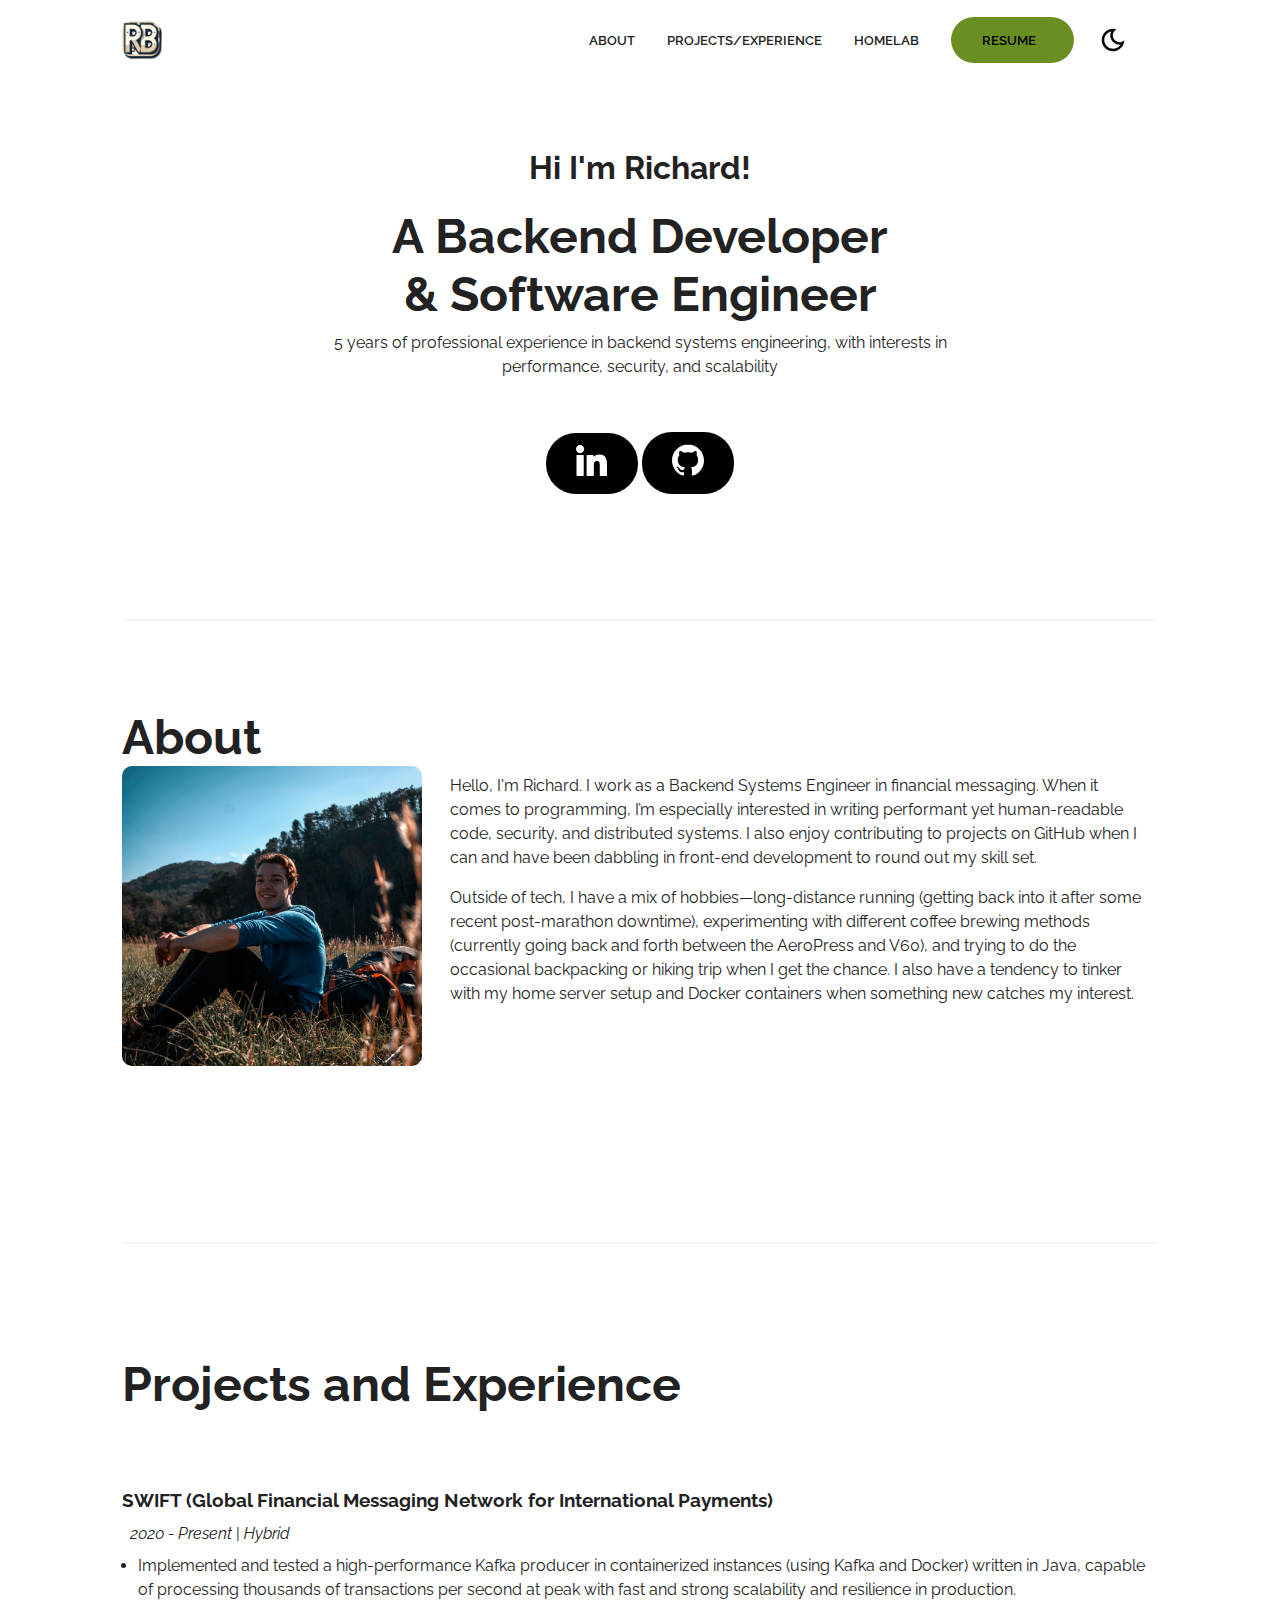
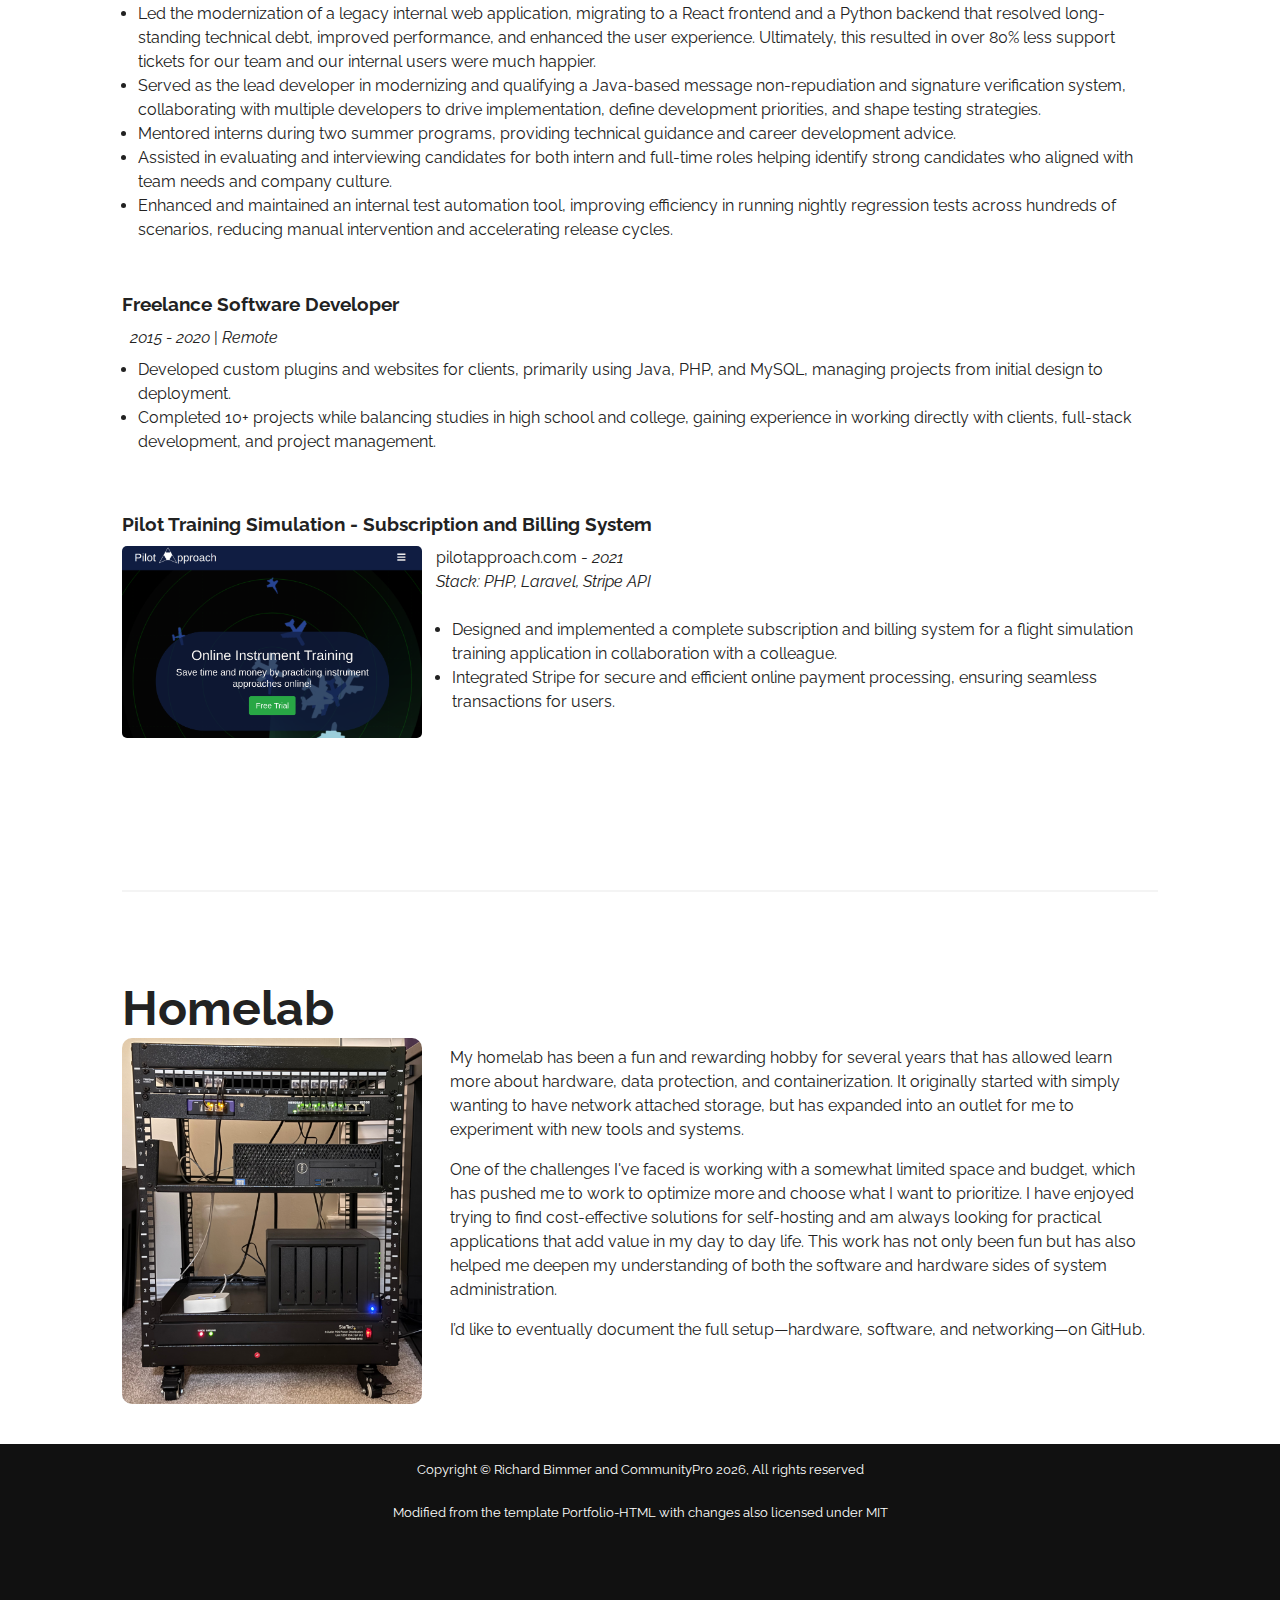
<file: index.html>
<!DOCTYPE html>
<html lang="en">
  <head>
    <meta charset="UTF-8" />
    <meta http-equiv="X-UA-Compatible" content="IE=edge" />
    <meta name="viewport" content="width=device-width, initial-scale=1.0" />
    <!-- Primary Meta Tags -->
    <title>Richard Bimmer</title>
    <meta name="title" content="Richard Bimmer" />
    <meta
      name="description"
      content="I'm a software developer with an interest in backend systems, distributed architecture, and modern web technologies. Check out my projects and experience here!"
    />

    <!-- Open Graph (OG) meta tags -->
    <meta property="og:type" content="website" />
    <meta property="og:url" content="https://www.richardbimmer.com" />
    <meta property="og:title" content="Richard Bimmer" />
    <meta property="og:description" content="I'm a software developer with an interest in backend systems, distributed architecture, and modern web technologies. Check out my projects and experience here!" />
    <!--<meta property="og:image" content="TODO" />-->

    <!-- Twitter meta tags -->
    <meta property="twitter:card" content="summary_large_image" />
    <meta property="twitter:url" content="https://www.richardbimmer.com" />
    <meta property="twitter:title" content="Richard Bimmer - Software Developer" />
    <meta property="twitter:description" content="I'm a software developer with an interest in backend systems, distributed architecture, and modern web technologies. Check out my projects and experience here!" />
    <!--<meta property="twitter:image" content="TODO" />-->


    <!-- Link -->
    <link
      rel="apple-touch-icon"
      sizes="180x180"
      href="assets/favicon/apple-touch-icon.png"
    />
    <link
      rel="icon"
      type="image/png"
      sizes="16x16"
      href="/assets/favicon/favicon-16x16.png"
    />
    <link
      rel="icon"
      type="image/png"
      sizes="32x32"
      href="assets/favicon/favicon-32x32.png"
    />
    <link
      rel="icon"
      type="image/png"
      sizes="192x192"
      href="assets/favicon/android-chrome-192x192.png"
    />
    <link
      rel="icon"
      type="image/png"
      sizes="512x512"
      href="assets/favicon/android-chrome-512x512.png"
    />
    <link rel="icon" type="image/x-icon" href="assets/favicon/favicon.ico" />
    <link rel="manifest" href="assets/favicon/site.webmanifest" />
    <link
      rel="stylesheet"
      href="https://use.fontawesome.com/releases/v5.15.4/css/all.css"
      integrity="sha384-DyZ88mC6Up2uqS4h/KRgHuoeGwBcD4Ng9SiP4dIRy0EXTlnuz47vAwmeGwVChigm"
      crossorigin="anonymous"
    />
    <link rel="stylesheet" href="css/style.css" />
    <link rel="stylesheet" href="css/utilities.css" />
  </head>
  <body>
    <header id="hero">
      <!-- Navbar -->
      <nav class="navbar">
        <div class="container">
          <!-- Logo -->
          <h1 id="logo">
            <a href="https://github.com/CommunityPro/portfolio-html"
              ><img src="./assets/logo.png" alt="Your Logo"
            /></a>
          </h1>
          <!-- Navbar links -->
          <ul class="nav-menu">
            <li><a class="nav-link" href="#about">ABOUT</a></li>
            <li><a class="nav-link" href="#projects">PROJECTS/EXPERIENCE</a></li>
            <li><a class="nav-link" href="#homelab">HOMELAB</a></li>
            <li>
              <a
                class="nav-link btn btn-primary"
                href="/assets/richardbimmer_resume_2025.pdf"
                >RESUME <i class="fas fa-arrow-right"></i
              ></a>
            </li>

            <!-- Toggle switch -->
            <div class="theme-switch">
              <input type="checkbox" id="switch" />
              <label class="toggle-icons" for="switch">
                <img class="moon" src="assets/moon.svg" />
                <img class="sun" src="assets/sun.svg" />
              </label>
            </div>
            <!-- Hamburger menu -->
          </ul>
          <div class="hamburger">
            <span class="bar"></span>
            <span class="bar"></span>
            <span class="bar"></span>
          </div>
        </div>
      </nav>

      <section class="header-container">
        <h1>Hi I'm Richard!</h1>

        <div class="content-text">
		<h2>A Backend Developer</h2> <h2>& Software Engineer</h2>
        <p>5 years of professional experience in backend systems engineering, with interests in performance, security, and scalability</p>
        </div>
        <div class="social-container">
          <a href="https://www.linkedin.com/in/richardbimmer" target="_blank" class="btn btn-secondary"><img src="./assets/linkedin-icon.svg" alt="Linkedin" /></a>
          <a href="https://github.com/RichardB122" target="_blank" class="btn btn-secondary"><img src="./assets/github-icon.svg" alt="GitHub" /></a>
        </div>
      </section>
    </header>

    <!-- About -->
    <section id="about" class="container left-aligned-container">
      <div class="division"></div>
      <div class="content-text">
      	<h2>About</h2>
      	<div class="about-container">
          <img src="assets/about_picture.jpg" alt="About Image" class="about-image" />
          <div class="about-text">
            <p>Hello, I'm Richard. I work as a Backend Systems Engineer in financial messaging. When it comes to programming, I’m especially interested in writing performant yet human-readable code, security, and distributed systems. I also enjoy contributing to projects on GitHub when I can and have been dabbling in front-end development to round out my skill set.</p>
            <p>Outside of tech, I have a mix of hobbies—long-distance running (getting back into it after some recent post-marathon downtime), experimenting with different coffee brewing methods (currently going back and forth between the AeroPress and V60), and trying to do the occasional backpacking or hiking trip when I get the chance. I also have a tendency to tinker with my home server setup and Docker containers when something new catches my interest.</p>
          </div>
        </div>
      </div>
    </section>


    <!-- Projects -->
    <section id="projects" class="project-container container left-aligned-container">
      <div class="division"></div>
      <div class="content-text">
        <h2>Projects and Experience</h2>
      </div>

      <br />
      <div class="content-text">
        <h3><a href="https://www.swift.com" target="_blank" rel="noopener noreferrer">SWIFT (Global Financial Messaging Network for International Payments)</a></h3>
        <p><i>2020 - Present</i> | <i>Hybrid</i></p>
        <div class="bullet-list">
          <ul>
            <li>Implemented and tested a high-performance Kafka producer in containerized instances (using Kafka and Docker) written in Java, capable of processing thousands of transactions per second at peak with fast and strong scalability and resilience in production.</li>
            <li>Led the modernization of a legacy internal web application, migrating to a React frontend and a Python backend that resolved long-standing technical debt, improved performance, and enhanced the user experience. Ultimately, this resulted in over 80% less support tickets for our team and our internal users were much happier.</li>
            <li>Served as the lead developer in modernizing and qualifying a Java-based message non-repudiation and signature verification system, collaborating with multiple developers to drive implementation, define development priorities, and shape testing strategies.</li>
            <li>Mentored interns during two summer programs, providing technical guidance and career development advice.</li>
            <li>Assisted in evaluating and interviewing candidates for both intern and full-time roles helping identify strong candidates who aligned with team needs and company culture.</li>
            <li>Enhanced and maintained an internal test automation tool, improving efficiency in running nightly regression tests across hundreds of scenarios, reducing manual intervention and accelerating release cycles.</li>
          </ul>
        </div>
      </div>
      <div class="content-text">
        <h3>Freelance Software Developer</h3>
        <p><i>2015 - 2020</i> | <i>Remote</i></p>
        <div class="bullet-list">
          <ul>
            <li>Developed custom plugins and websites for clients, primarily using Java, PHP, and MySQL, managing projects from initial design to deployment.</li>
            <li>Completed 10+ projects while balancing studies in high school and college, gaining experience in working directly with clients, full-stack development, and project management.</li>
          </ul>
        </div>
      </div>
      <div id="project-list">
        <h3>Pilot Training Simulation - Subscription and Billing System</h3>
        <article class="project">
          <!-- Project 1 -->
          <div href="https://www.pilotapproach.com" class="card">
            <div class="project-info">
              <div class="project-bio">
              </div>

              <div class="project-link">
                <a href="https://www.pilotapproach.com/" target="_blank" rel="noopener noreferrer"><i class="fas fa-globe"></i></a>
              </div>
            </div>
          </div>
          <div>
              <p><a href="https://www.pilotapproach.com/" target="_blank" rel="noopener noreferrer">pilotapproach.com</a> - <i>2021</i></p>
          <p><i>Stack: PHP, Laravel, Stripe API</i></p><br />
              <div class="bullet-list">
                <ul>
                  <li>Designed and implemented a complete subscription and billing system for a flight simulation training application in collaboration with a colleague.</li>
                  <li>Integrated Stripe for secure and efficient online payment processing, ensuring seamless transactions for users.</li>
                </ul>
            <br />
              </div>
          </div>
        </article>
      </div>
    </section>

    <!-- Homelab -->
    <section id="homelab" class="container left-aligned-container">
      <div class="division"></div>
      <div class="content-text">
        <h2>Homelab</h2>
        <div class="homelab-container">
          <img src="assets/homelab_feb2025.jpeg" alt="Image of homelab rack as of 2025" class="homelab-image" />
          <div class="homelab-text">
            <p>My homelab has been a fun and rewarding hobby for several years that has allowed learn more about hardware, data protection, and containerization. It originally  started with simply wanting to have network attached storage, but has expanded into an outlet for me to experiment with new tools and systems.</p>
            <p>One of the challenges I've faced is working with a somewhat limited space and budget, which has pushed me to work to optimize more and choose what I want to prioritize. I have enjoyed trying to find cost-effective solutions for self-hosting and am always looking for practical applications that add value in my day to day life. This work has not only been fun but has also helped me deepen my understanding of both the software and hardware sides of system administration.</p>
            <p>I’d like to eventually document the full setup—hardware, software, and networking—on GitHub.</p>
          </div>
      </div>
    </section>

    <footer id="footer">
      <div class="container">
        <!-- Attribution -->
	<p>Copyright &copy; Richard Bimmer and 
	  <a href="https://github.com/CommunityPro" target="_blank" rel="noopener noreferrer">CommunityPro</a>
	  <span id="datee"></span>, All rights reserved
	</p>
	<br />
        <p>Modified from the template
          <a
            href="https://github.com/CommunityPro/portfolio-html"
            target="_blank"
            rel="noopener noreferrer"
	    >Portfolio-HTML</a> with changes also licensed under MIT
	</p>
      </div>
    </footer>
    <script src="js/script.js"></script>
  </body>
</html>
</file>
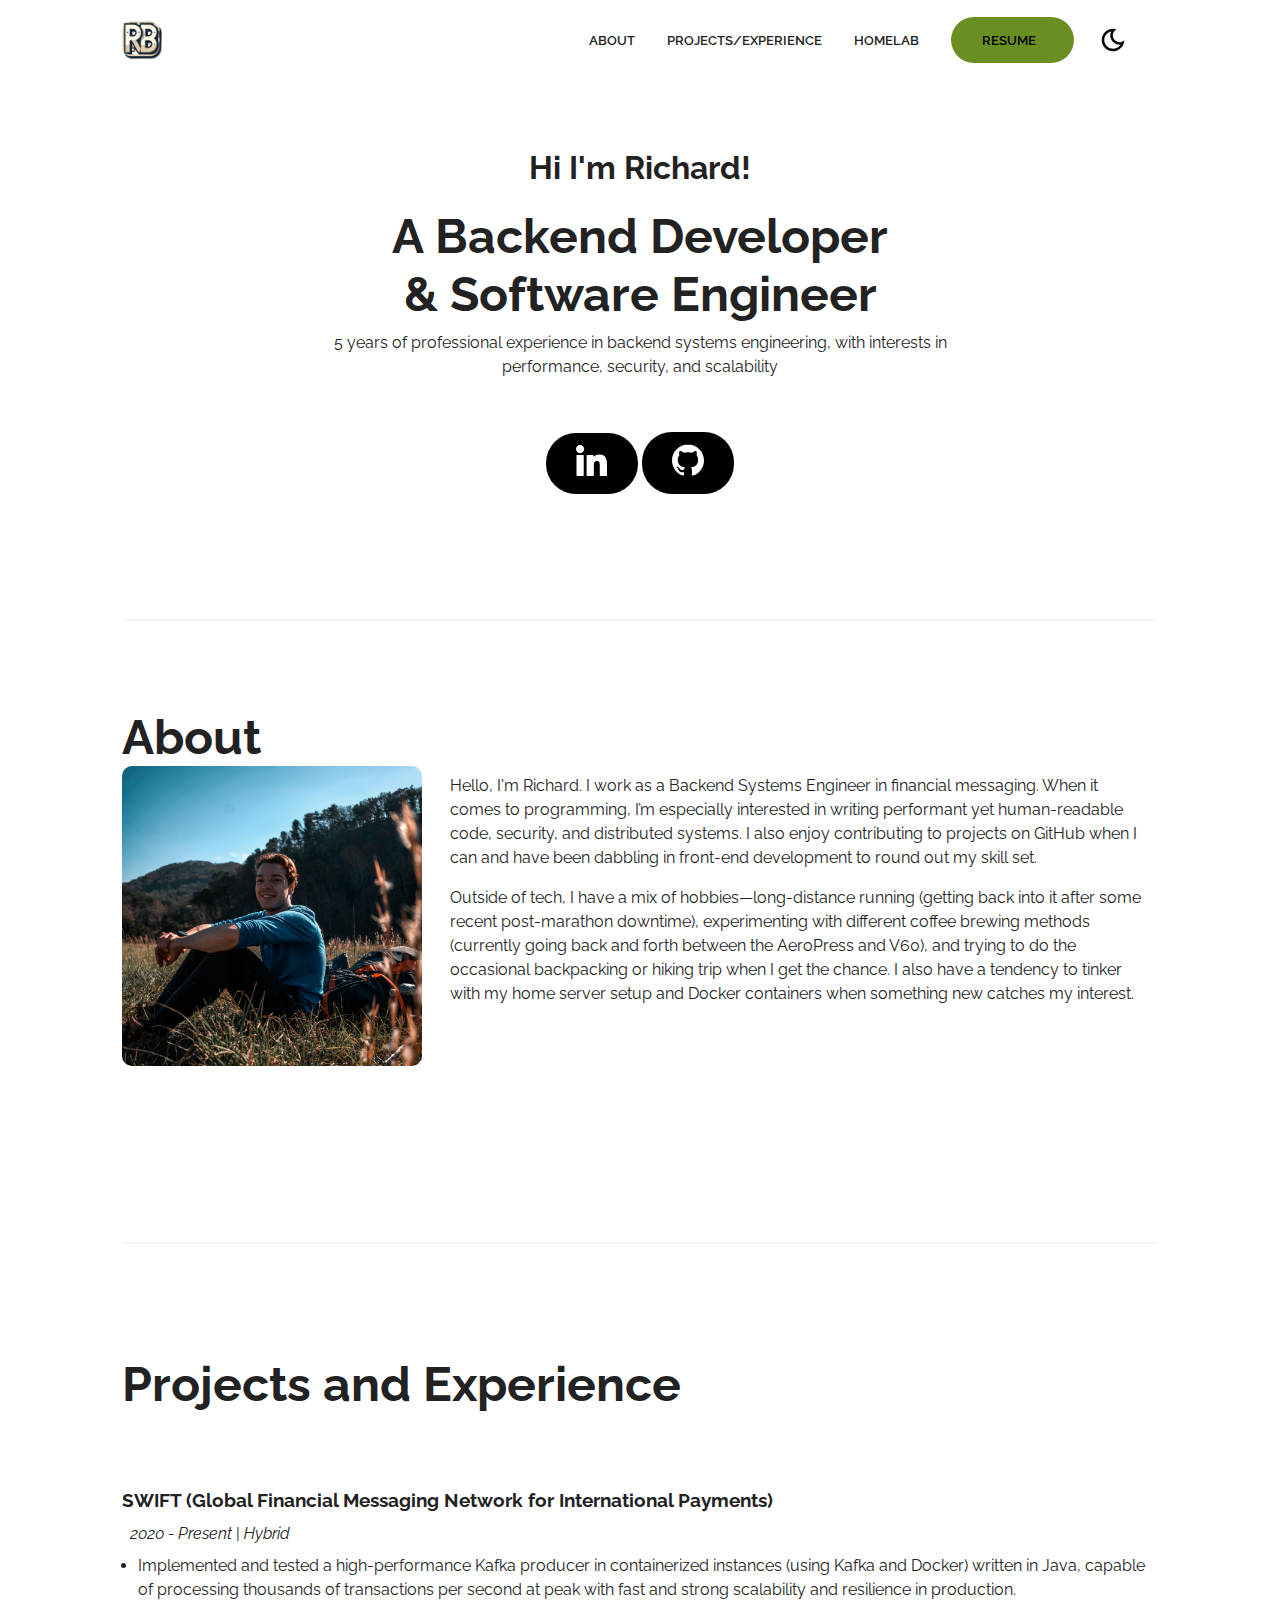
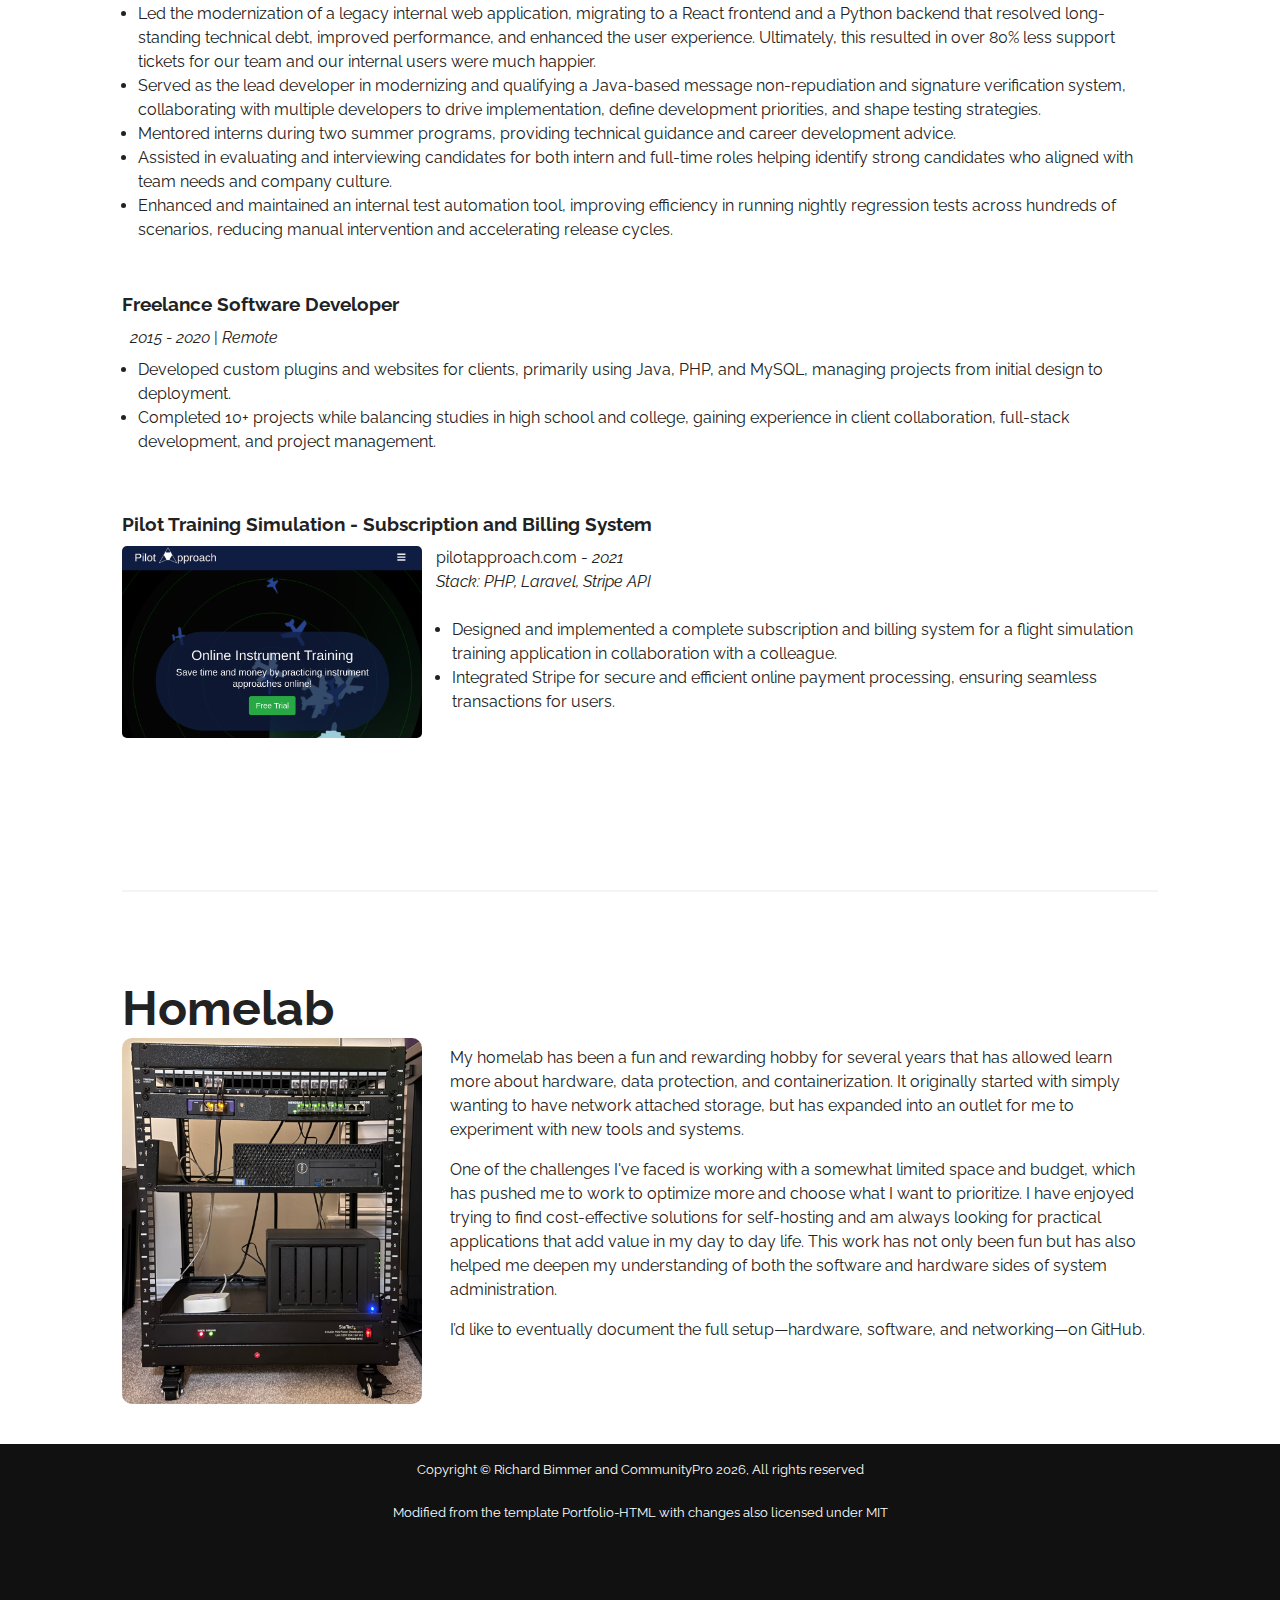
<file: src/index.html>
<!DOCTYPE html>
<html lang="en">
  <head>
    <meta charset="UTF-8" />
    <meta http-equiv="X-UA-Compatible" content="IE=edge" />
    <meta name="viewport" content="width=device-width, initial-scale=1.0" />
    <!-- Primary Meta Tags -->
    <title>Richard Bimmer</title>
    <meta name="title" content="Richard Bimmer" />
    <meta
      name="description"
      content="I'm a software developer with an interest in backend systems, distributed architecture, and modern web technologies. Check out my projects and experience here!"
    />

    <!-- Open Graph (OG) meta tags -->
    <meta property="og:type" content="website" />
    <meta property="og:url" content="https://www.richardbimmer.com" />
    <meta property="og:title" content="Richard Bimmer" />
    <meta property="og:description" content="I'm a software developer with an interest in backend systems, distributed architecture, and modern web technologies. Check out my projects and experience here!" />
    <!--<meta property="og:image" content="TODO" />-->

    <!-- Twitter meta tags -->
    <meta property="twitter:card" content="summary_large_image" />
    <meta property="twitter:url" content="https://www.richardbimmer.com" />
    <meta property="twitter:title" content="Richard Bimmer - Software Developer" />
    <meta property="twitter:description" content="I'm a software developer with an interest in backend systems, distributed architecture, and modern web technologies. Check out my projects and experience here!" />
    <!--<meta property="twitter:image" content="TODO" />-->


    <!-- Link -->
    <link
      rel="apple-touch-icon"
      sizes="180x180"
      href="assets/favicon/apple-touch-icon.png"
    />
    <link
      rel="icon"
      type="image/png"
      sizes="16x16"
      href="/assets/favicon/favicon-16x16.png"
    />
    <link
      rel="icon"
      type="image/png"
      sizes="32x32"
      href="assets/favicon/favicon-32x32.png"
    />
    <link
      rel="icon"
      type="image/png"
      sizes="192x192"
      href="assets/favicon/android-chrome-192x192.png"
    />
    <link
      rel="icon"
      type="image/png"
      sizes="512x512"
      href="assets/favicon/android-chrome-512x512.png"
    />
    <link rel="icon" type="image/x-icon" href="assets/favicon/favicon.ico" />
    <link rel="manifest" href="assets/favicon/site.webmanifest" />
    <link
      rel="stylesheet"
      href="https://use.fontawesome.com/releases/v5.15.4/css/all.css"
      integrity="sha384-DyZ88mC6Up2uqS4h/KRgHuoeGwBcD4Ng9SiP4dIRy0EXTlnuz47vAwmeGwVChigm"
      crossorigin="anonymous"
    />
    <link rel="stylesheet" href="css/style.css" />
    <link rel="stylesheet" href="css/utilities.css" />
  </head>
  <body>
    <header id="hero">
      <!-- Navbar -->
      <nav class="navbar">
        <div class="container">
          <!-- Logo -->
          <h1 id="logo">
            <a href="https://github.com/CommunityPro/portfolio-html"
              ><img src="./assets/logo.png" alt="Your Logo"
            /></a>
          </h1>
          <!-- Navbar links -->
          <ul class="nav-menu">
            <li><a class="nav-link" href="#about">ABOUT</a></li>
            <li><a class="nav-link" href="#projects">PROJECTS/EXPERIENCE</a></li>
            <li><a class="nav-link" href="#homelab">HOMELAB</a></li>
            <li>
              <a
                class="nav-link btn btn-primary"
                href="/assets/richardbimmer_resume_2025.pdf"
                >RESUME <i class="fas fa-arrow-right"></i
              ></a>
            </li>

            <!-- Toggle switch -->
            <div class="theme-switch">
              <input type="checkbox" id="switch" />
              <label class="toggle-icons" for="switch">
                <img class="moon" src="assets/moon.svg" />
                <img class="sun" src="assets/sun.svg" />
              </label>
            </div>
            <!-- Hamburger menu -->
          </ul>
          <div class="hamburger">
            <span class="bar"></span>
            <span class="bar"></span>
            <span class="bar"></span>
          </div>
        </div>
      </nav>

      <section class="header-container">
        <h1>Hi I'm Richard!</h1>

        <div class="content-text">
		<h2>A Backend Developer</h2> <h2>& Software Engineer</h2>
        <p>5 years of professional experience in backend systems engineering, with interests in performance, security, and scalability</p>
        </div>
        <div class="social-container">
          <a href="https://www.linkedin.com/in/richardbimmer" target="_blank" class="btn btn-secondary"><img src="./assets/linkedin-icon.svg" alt="Linkedin" /></a>
          <a href="https://github.com/RichardB122" target="_blank" class="btn btn-secondary"><img src="./assets/github-icon.svg" alt="GitHub" /></a>
        </div>
      </section>
    </header>

    <!-- About -->
    <section id="about" class="container left-aligned-container">
      <div class="division"></div>
      <div class="content-text">
      	<h2>About</h2>
      	<div class="about-container">
          <img src="assets/about_picture.jpg" alt="About Image" class="about-image" />
          <div class="about-text">
            <p>Hello, I'm Richard. I work as a Backend Systems Engineer in financial messaging. When it comes to programming, I’m especially interested in writing performant yet human-readable code, security, and distributed systems. I also enjoy contributing to projects on GitHub when I can and have been dabbling in front-end development to round out my skill set.</p>
            <p>Outside of tech, I have a mix of hobbies—long-distance running (getting back into it after some recent post-marathon downtime), experimenting with different coffee brewing methods (currently going back and forth between the AeroPress and V60), and trying to do the occasional backpacking or hiking trip when I get the chance. I also have a tendency to tinker with my home server setup and Docker containers when something new catches my interest.</p>
          </div>
        </div>
      </div>
    </section>


    <!-- Projects -->
    <section id="projects" class="project-container container left-aligned-container">
      <div class="division"></div>
      <div class="content-text">
        <h2>Projects and Experience</h2>
      </div>

      <br />
      <div class="content-text">
        <h3><a href="https://www.swift.com" target="_blank" rel="noopener noreferrer">SWIFT (Global Financial Messaging Network for International Payments)</a></h3>
        <p><i>2020 - Present</i> | <i>Hybrid</i></p>
        <div class="bullet-list">
          <ul>
            <li>Implemented and tested a high-performance Kafka producer in containerized instances (using Kafka and Docker) written in Java, capable of processing thousands of transactions per second at peak with fast and strong scalability and resilience in production.</li>
            <li>Led the modernization of a legacy internal web application, migrating to a React frontend and a Python backend that resolved long-standing technical debt, improved performance, and enhanced the user experience. Ultimately, this resulted in over 80% less support tickets for our team and our internal users were much happier.</li>
            <li>Served as the lead developer in modernizing and qualifying a Java-based message non-repudiation and signature verification system, collaborating with multiple developers to drive implementation, define development priorities, and shape testing strategies.</li>
            <li>Mentored interns during two summer programs, providing technical guidance and career development advice.</li>
            <li>Assisted in evaluating and interviewing candidates for both intern and full-time roles helping identify strong candidates who aligned with team needs and company culture.</li>
            <li>Enhanced and maintained an internal test automation tool, improving efficiency in running nightly regression tests across hundreds of scenarios, reducing manual intervention and accelerating release cycles.</li>
          </ul>
        </div>
      </div>
      <div class="content-text">
        <h3>Freelance Software Developer</h3>
        <p><i>2015 - 2020</i> | <i>Remote</i></p>
        <div class="bullet-list">
          <ul>
            <li>Developed custom plugins and websites for clients, primarily using Java, PHP, and MySQL, managing projects from initial design to deployment.</li>
            <li>Completed 10+ projects while balancing studies in high school and college, gaining experience in client collaboration, full-stack development, and project management.</li>
          </ul>
        </div>
      </div>
      <div id="project-list">
        <h3>Pilot Training Simulation - Subscription and Billing System</h3>
        <article class="project">
          <!-- Project 1 -->
          <div href="https://www.pilotapproach.com" class="card">
            <div class="project-info">
              <div class="project-bio">
              </div>

              <div class="project-link">
                <a href="https://www.pilotapproach.com/" target="_blank" rel="noopener noreferrer"><i class="fas fa-globe"></i></a>
              </div>
            </div>
          </div>
          <div>
              <p><a href="https://www.pilotapproach.com/" target="_blank" rel="noopener noreferrer">pilotapproach.com</a> - <i>2021</i></p>
          <p><i>Stack: PHP, Laravel, Stripe API</i></p><br />
              <div class="bullet-list">
                <ul>
                  <li>Designed and implemented a complete subscription and billing system for a flight simulation training application in collaboration with a colleague.</li>
                  <li>Integrated Stripe for secure and efficient online payment processing, ensuring seamless transactions for users.</li>
                </ul>
            <br />
              </div>
          </div>
        </article>
      </div>
    </section>

    <!-- Homelab -->
    <section id="homelab" class="container left-aligned-container">
      <div class="division"></div>
      <div class="content-text">
        <h2>Homelab</h2>
        <div class="homelab-container">
          <img src="assets/homelab_feb2025.jpeg" alt="Image of homelab rack as of 2025" class="homelab-image" />
          <div class="homelab-text">
            <p>My homelab has been a fun and rewarding hobby for several years that has allowed learn more about hardware, data protection, and containerization. It originally  started with simply wanting to have network attached storage, but has expanded into an outlet for me to experiment with new tools and systems.</p>
            <p>One of the challenges I've faced is working with a somewhat limited space and budget, which has pushed me to work to optimize more and choose what I want to prioritize. I have enjoyed trying to find cost-effective solutions for self-hosting and am always looking for practical applications that add value in my day to day life. This work has not only been fun but has also helped me deepen my understanding of both the software and hardware sides of system administration.</p>
            <p>I’d like to eventually document the full setup—hardware, software, and networking—on GitHub.</p>
          </div>
      </div>
    </section>

    <footer id="footer">
      <div class="container">
        <!-- Attribution -->
	<p>Copyright &copy; Richard Bimmer and 
	  <a href="https://github.com/CommunityPro" target="_blank" rel="noopener noreferrer">CommunityPro</a>
	  <span id="datee"></span>, All rights reserved
	</p>
	<br />
        <p>Modified from the template
          <a
            href="https://github.com/CommunityPro/portfolio-html"
            target="_blank"
            rel="noopener noreferrer"
	    >Portfolio-HTML</a> with changes also licensed under MIT
	</p>
      </div>
    </footer>
    <script src="js/script.js"></script>
  </body>
</html>
</file>
<file: css/style.css>
/* This is the required project styling. Will contain essential CSS styles like:
   * Flex property
   * Grid layout
   * Cards and sections
*/

@import url(https://fonts.googleapis.com/css?family=Raleway:100,200,300,regular,500,600,700,800,900,100italic,200italic,300italic,italic,500italic,600italic,700italic,800italic,900italic);

/* variables */
:root {
  /* Colors */
  --primary-color: #6B8E23;
  --secondary-color: #87A832;
  --bg-primary: #ffffff;
  --text-color: #222222;
  --text-color-two: #ffffff;
  --bg-secondary: #000000;
  --card-background: #f4f4f4;
  --bg-secondary-two: #111111;

  --shadow: 0 10px 40px rgba(0, 0, 0, 0.2);

  /* Font Weight */
  --weight-small: 400;
  --weight-semibold: 600;
  --weight-bold: 800;

  /* Max width */
  --width-small: 600px;
  --width-medium: 1100px;
  --width-large: 1300px;
}

[data-theme="dark"] {
  --primary-color: #6B8E23;
  --secondary-color: #87A832;
  --bg-primary: #000000;
  --text-color: #ffffff;
  --text-color-two: #222222;
  --bg-secondary: #ffffff;
  --card-background: #111111;
  --bg-secondary-two: #f4f4f4;
  --shadow: 0 2px 10px rgba(95, 95, 95, 0.2);
}

[data-theme="dark"] {

  .social-container .btn img {
    filter: invert(1);
  }

}

html {
  font-size: 100%;
  scroll-behavior: smooth;
}

/* Reset default styling */
* {
  margin: 0;
  padding: 0;
  box-sizing: border-box;
}

ul {
  list-style: none;
}

a {
  text-decoration: none;
  color: var(--text-color);
}

/* Main styling */
body {
  background: var(--bg-primary);
  color: var(--text-color);
  font-family: "Raleway", sans-serif;
  line-height: 1.5;
}

/* Navbar */
.navbar {
  position: fixed;
  top: 0;
  left: 0;
  right: 0;
  z-index: 20;
  background: var(--bg-primary);
}

.navbar .container {
  display: flex;
  align-items: center;
  justify-content: space-between;
  z-index: 20;
  height: 80px;
  width: 100%;
}

.navbar .nav-menu {
  display: flex;
  align-items: center;
  background: var(--bg-primary);
}

.navbar .nav-link {
  margin: 0 1rem;
  font-size: 0.8rem;
  font-weight: var(--weight-semibold);
}

.navbar #logo img {
  display: block;
  width: 40px;
}

.navbar .btn {
  margin-right: 1.5rem;
}

.fas.fa-arrow-right {
  margin-left: 0.5rem;
  font-size: 0.9rem;
}

/* hamburger */
.hamburger {
  margin-bottom: 0.1rem;
  display: none;
}

.bar {
  display: block;
  width: 23px;
  height: 3px;
  margin: 4px auto;
  transition: all 0.3s ease-in-out;
  border-radius: 30px;
  background-color: var(--bg-secondary);
}

/* Hero section */
#hero {
  display: flex;
  flex-direction: column;
  height: 100%;
}

.profile-image {
  width: 150px;
  border-radius: 50%;
  animation: bounce 1s infinite alternate;
}

@keyframes bounce {
  from {
    transform: translateY(0px);
  }

  to {
    transform: translateY(-10px);
  }
}

.division {
  width: 100%;
  height: 2px;
  background-color: var(--card-background);
  margin: 5.5rem 0;
}
/* Projects */
#projects {
  display: flex;
  flex-direction: column;
  margin: 2rem auto 2rem;
}

#projects .btn {
  align-self: center;
  margin: 2rem 0;
}

#project-list {
  margin-top: 1.5rem;
  padding-top: 0.5rem;
}

.project {
  display: flex;
  grid-template-columns: repeat(3, 1fr);
  grid-auto-rows: minmax(250px, auto);
  padding-top: 0.5rem;
  grid-gap: 0.9rem;
}

.card .project-bio p {
  font-size: 0.83rem;
}

.card .project-bio h3 {
  font-size: 0.9rem;
}

.project-info {
  display: flex;
  justify-content: space-between;
  opacity: 0;
  position: relative;
  transition: 0.5s ease-in-out;
}

.project-bio {
  display: flex;
  flex-direction: column;
  justify-content: flex-end;
  position: relative;
  top: 160px;
  left: 10px;
}

/* Footer */
#footer {
  background: #111111;
}

#footer .container {
  align-items: center;
  justify-content: center;
  color: #ffffff;
  min-height: 160px;
  text-align: center;
}

#footer a {
  font-size: 0.8rem;
  color: #fff;
}

#footer a:hover {
  opacity: 0.6;
}

.social-container {
  flex-direction: column;
}

.social {
  margin: 0.9rem 0;
}

.social img {
  width: 20px;
  height: 20px;
}

.social a {
  margin: 0 0.5rem;
}

#footer p {
  font-size: 0.8rem;
}

/* Responsiveness */
@media (max-width: 1000px) {
  .project {
    display: grid;
    grid-template-columns: repeat(2, 1fr);
  }
}

@media (max-width: 768px) {
}

@media (max-width: 670px) {
  .navbar .nav-menu {
    position: fixed;
    right: -100vw;
    top: 4.5rem;
    flex-direction: column;
    width: calc(80% - 10px);
    transition: 0.3s;
    box-shadow: var(--shadow);
    padding: 2rem;
    border-radius: 5px;
    align-items: flex-start;
  }

  .navbar .btn {
    margin: 0;
    margin-top: 1rem;
  }

  .nav-menu.active {
    right: 20px;
  }

  .nav-menu .nav-link {
    font-size: 0.9rem;
    margin: 0 0.2rem;
  }

  .nav-menu li {
    margin-bottom: 0.5rem;
    width: 100%;
  }

  .nav-menu .btn {
    width: 100%;
    text-align: center;
    margin-top: 0.5rem;
  }

  .hamburger {
    display: block;
    cursor: pointer;
    padding: 0.2rem 0.4rem;
  }

  .hamburger.active {
    border: 1px dotted gray;
  }

  .hamburger.active .bar:nth-child(2) {
    opacity: 0;
  }

  .hamburger.active .bar:nth-child(1) {
    transform: translateY(6px) rotate(45deg);
  }

  .hamburger.active .bar:nth-child(3) {
    transform: translateY(-8px) rotate(-45deg);
  }
}

@media (max-width: 600px) {
  .project {
    display: grid;
    grid-template-columns: 1fr;
  }

  .header-container .btn {
    border-radius: 5px;
    width: 80%;
  }
}

.about-container {
  display: flex;
  align-items: start;
  gap: 20px; /* Space between image and text */
  flex-wrap: wrap; /* Ensures responsiveness */
}

.about-text {
  flex: 1;
  text-align: left;
}

.about-image {
  width: 40%; /* Image takes up 40% of the container */
  max-width: 300px; /* Prevents it from getting too big */
  height: auto; /* Maintains aspect ratio */
  border-radius: 10px; /* Optional: rounded corners */
}

.homelab-container {
  display: flex;
  align-items: start;
  gap: 20px; /* Space between image and text */
  flex-wrap: wrap; /* Ensures responsiveness */
}

.homelab-text {
  flex: 1;
  text-align: left;
}

.homelab-image {
  width: 40%; /* Image takes up 40% of the container */
  max-width: 300px; /* Prevents it from getting too big */
  height: auto; /* Maintains aspect ratio */
  border-radius: 10px; /* Optional: rounded corners */
}

.bullet-list ul {
  list-style: initial !important;
  list-style-type: disc;
  padding-left: 1em;
}
</file>
<file: css/utilities.css>
/* ?This is where reusable styling of this template will be. 
   !Will contain things like:
   * Button styling
   * Background color styling
   * padding and margin
*/

.container {
  max-width: var(--width-medium);
  margin: 0 auto;
  padding: 1rem 2rem;
}

h1::selection,
h2::selection {
  color: #111;
  background: var(--primary-color);
}

/* Buttons */
.btn {
  display: inline-block;
  padding: 0.75rem 1.9rem;
  border-radius: 30px;
  text-transform: uppercase;
  font-size: 0.82rem;
  transition: 0.3s;
}

.btn-primary {
  background: var(--primary-color);
  color: #000000;
}

.btn-secondary {
  margin: 5px 0;
  background-color: var(--bg-secondary);
  color: var(--bg-primary);
}

/* add hover to resume button */
.btn-primary:hover {
  background: var(--secondary-color);
}

/* Dark mode toggle */
#switch {
  display: none;
}

.toggle-icons {
  display: flex;
  justify-content: space-between;
  align-items: center;
  cursor: pointer;
}

.toggle-icons > img {
  transition: 0.6s cubic-bezier(0.23, 1, 0.32, 1);
  width: 30px;
}

.moon {
  transform: rotate(10deg);
}

#switch:checked + .toggle-icons .moon {
  transform: rotate(250deg);
}

#switch:checked + .toggle-icons .sun {
  transform: rotate(100deg);
}

/* Header Container */
.header-container {
  display: flex;
  flex-direction: column;
  align-items: center;
  justify-content: center;
  margin-top: 8rem;
  padding: 1rem;
}

.header-container > div {
  margin-top: 1rem;
}

.content-text {
  text-align: center;
  margin: 1.5rem 0;
}

.left-aligned-container .content-text {
  text-align: left;
  margin: 1.5rem 0;
}

.content-text h2 {
  font-size: 3rem;
  line-height: 1.2;
  transition: 0.2s ease-in-out;
}

.content-text p {
  padding: 0.5rem;
  margin: 0 auto;
  max-width: 700px;
}

.left-aligned-container .content-text p {
  max-width: 100%;
  margin: 0px;

}

/* Project cards */
.card {
  padding: 1rem;
  background: var(--card-background);
  color: #ffffff;
  border-radius: 5px;
  transition: 0.4s ease-in-out;
  cursor: pointer;
  min-width: 300px;
}

.card a {
  color: #ffffff;
  transition: 0.25s ease-in-out;
  font-size: 1.1rem;
  margin-right: 0.3rem;
}

.card a:hover {
  color: var(--primary-color);
}

.card:hover {
  box-shadow: inset 0 100px 1000px 10px rgba(0, 0, 0, 0.8);
}

.card:hover .project-info {
  opacity: 1;
}


/* project 1 */
.card:nth-child(1) {
  background: url(../assets/project/pilotapproach.png) top center/cover;
}

/* Media Queries */
@media (max-width: 768px) {
  .header-container {
    margin-top: 7rem;
    text-align: center;
  }

  .content-text h2 {
    font-size: 2.5rem;
  }
}

/* Make the image stack on top of text on smaller screens */
@media (max-width: 768px) {
  .about-container {
    flex-direction: column;
    text-align: center;
  }

  .about-image {
    width: 80%; /* Make image larger for better visibility */
    max-width: 100%;
  }

  .homelab-container {
    flex-direction: column;
    text-align: center;
  }

  .homelab-image {
    width: 80%; /* Make image larger for better visibility */
    max-width: 100%;
  }
}
</file>
<file: src/css/style.css>
/* This is the required project styling. Will contain essential CSS styles like:
   * Flex property
   * Grid layout
   * Cards and sections
*/

@import url(https://fonts.googleapis.com/css?family=Raleway:100,200,300,regular,500,600,700,800,900,100italic,200italic,300italic,italic,500italic,600italic,700italic,800italic,900italic);

/* variables */
:root {
  /* Colors */
  --primary-color: #6B8E23;
  --secondary-color: #87A832;
  --bg-primary: #ffffff;
  --text-color: #222222;
  --text-color-two: #ffffff;
  --bg-secondary: #000000;
  --card-background: #f4f4f4;
  --bg-secondary-two: #111111;

  --shadow: 0 10px 40px rgba(0, 0, 0, 0.2);

  /* Font Weight */
  --weight-small: 400;
  --weight-semibold: 600;
  --weight-bold: 800;

  /* Max width */
  --width-small: 600px;
  --width-medium: 1100px;
  --width-large: 1300px;
}

[data-theme="dark"] {
  --primary-color: #6B8E23;
  --secondary-color: #87A832;
  --bg-primary: #000000;
  --text-color: #ffffff;
  --text-color-two: #222222;
  --bg-secondary: #ffffff;
  --card-background: #111111;
  --bg-secondary-two: #f4f4f4;
  --shadow: 0 2px 10px rgba(95, 95, 95, 0.2);
}

[data-theme="dark"] {

  .social-container .btn img {
    filter: invert(1);
  }

}

html {
  font-size: 100%;
  scroll-behavior: smooth;
}

/* Reset default styling */
* {
  margin: 0;
  padding: 0;
  box-sizing: border-box;
}

ul {
  list-style: none;
}

a {
  text-decoration: none;
  color: var(--text-color);
}

/* Main styling */
body {
  background: var(--bg-primary);
  color: var(--text-color);
  font-family: "Raleway", sans-serif;
  line-height: 1.5;
}

/* Navbar */
.navbar {
  position: fixed;
  top: 0;
  left: 0;
  right: 0;
  z-index: 20;
  background: var(--bg-primary);
}

.navbar .container {
  display: flex;
  align-items: center;
  justify-content: space-between;
  z-index: 20;
  height: 80px;
  width: 100%;
}

.navbar .nav-menu {
  display: flex;
  align-items: center;
  background: var(--bg-primary);
}

.navbar .nav-link {
  margin: 0 1rem;
  font-size: 0.8rem;
  font-weight: var(--weight-semibold);
}

.navbar #logo img {
  display: block;
  width: 40px;
}

.navbar .btn {
  margin-right: 1.5rem;
}

.fas.fa-arrow-right {
  margin-left: 0.5rem;
  font-size: 0.9rem;
}

/* hamburger */
.hamburger {
  margin-bottom: 0.1rem;
  display: none;
}

.bar {
  display: block;
  width: 23px;
  height: 3px;
  margin: 4px auto;
  transition: all 0.3s ease-in-out;
  border-radius: 30px;
  background-color: var(--bg-secondary);
}

/* Hero section */
#hero {
  display: flex;
  flex-direction: column;
  height: 100%;
}

.profile-image {
  width: 150px;
  border-radius: 50%;
  animation: bounce 1s infinite alternate;
}

@keyframes bounce {
  from {
    transform: translateY(0px);
  }

  to {
    transform: translateY(-10px);
  }
}

.division {
  width: 100%;
  height: 2px;
  background-color: var(--card-background);
  margin: 5.5rem 0;
}
/* Projects */
#projects {
  display: flex;
  flex-direction: column;
  margin: 2rem auto 2rem;
}

#projects .btn {
  align-self: center;
  margin: 2rem 0;
}

#project-list {
  margin-top: 1.5rem;
  padding-top: 0.5rem;
}

.project {
  display: flex;
  grid-template-columns: repeat(3, 1fr);
  grid-auto-rows: minmax(250px, auto);
  padding-top: 0.5rem;
  grid-gap: 0.9rem;
}

.card .project-bio p {
  font-size: 0.83rem;
}

.card .project-bio h3 {
  font-size: 0.9rem;
}

.project-info {
  display: flex;
  justify-content: space-between;
  opacity: 0;
  position: relative;
  transition: 0.5s ease-in-out;
}

.project-bio {
  display: flex;
  flex-direction: column;
  justify-content: flex-end;
  position: relative;
  top: 160px;
  left: 10px;
}

/* Footer */
#footer {
  background: #111111;
}

#footer .container {
  align-items: center;
  justify-content: center;
  color: #ffffff;
  min-height: 160px;
  text-align: center;
}

#footer a {
  font-size: 0.8rem;
  color: #fff;
}

#footer a:hover {
  opacity: 0.6;
}

.social-container {
  flex-direction: column;
}

.social {
  margin: 0.9rem 0;
}

.social img {
  width: 20px;
  height: 20px;
}

.social a {
  margin: 0 0.5rem;
}

#footer p {
  font-size: 0.8rem;
}

/* Responsiveness */
@media (max-width: 1000px) {
  .project {
    display: grid;
    grid-template-columns: repeat(2, 1fr);
  }
}

@media (max-width: 768px) {
}

@media (max-width: 670px) {
  .navbar .nav-menu {
    position: fixed;
    right: -100vw;
    top: 4.5rem;
    flex-direction: column;
    width: calc(80% - 10px);
    transition: 0.3s;
    box-shadow: var(--shadow);
    padding: 2rem;
    border-radius: 5px;
    align-items: flex-start;
  }

  .navbar .btn {
    margin: 0;
    margin-top: 1rem;
  }

  .nav-menu.active {
    right: 20px;
  }

  .nav-menu .nav-link {
    font-size: 0.9rem;
    margin: 0 0.2rem;
  }

  .nav-menu li {
    margin-bottom: 0.5rem;
    width: 100%;
  }

  .nav-menu .btn {
    width: 100%;
    text-align: center;
    margin-top: 0.5rem;
  }

  .hamburger {
    display: block;
    cursor: pointer;
    padding: 0.2rem 0.4rem;
  }

  .hamburger.active {
    border: 1px dotted gray;
  }

  .hamburger.active .bar:nth-child(2) {
    opacity: 0;
  }

  .hamburger.active .bar:nth-child(1) {
    transform: translateY(6px) rotate(45deg);
  }

  .hamburger.active .bar:nth-child(3) {
    transform: translateY(-8px) rotate(-45deg);
  }
}

@media (max-width: 600px) {
  .project {
    display: grid;
    grid-template-columns: 1fr;
  }

  .header-container .btn {
    border-radius: 5px;
    width: 80%;
  }
}

.about-container {
  display: flex;
  align-items: start;
  gap: 20px; /* Space between image and text */
  flex-wrap: wrap; /* Ensures responsiveness */
}

.about-text {
  flex: 1;
  text-align: left;
}

.about-image {
  width: 40%; /* Image takes up 40% of the container */
  max-width: 300px; /* Prevents it from getting too big */
  height: auto; /* Maintains aspect ratio */
  border-radius: 10px; /* Optional: rounded corners */
}

.homelab-container {
  display: flex;
  align-items: start;
  gap: 20px; /* Space between image and text */
  flex-wrap: wrap; /* Ensures responsiveness */
}

.homelab-text {
  flex: 1;
  text-align: left;
}

.homelab-image {
  width: 40%; /* Image takes up 40% of the container */
  max-width: 300px; /* Prevents it from getting too big */
  height: auto; /* Maintains aspect ratio */
  border-radius: 10px; /* Optional: rounded corners */
}

.bullet-list ul {
  list-style: initial !important;
  list-style-type: disc;
  padding-left: 1em;
}
</file>
<file: src/css/utilities.css>
/* ?This is where reusable styling of this template will be. 
   !Will contain things like:
   * Button styling
   * Background color styling
   * padding and margin
*/

.container {
  max-width: var(--width-medium);
  margin: 0 auto;
  padding: 1rem 2rem;
}

h1::selection,
h2::selection {
  color: #111;
  background: var(--primary-color);
}

/* Buttons */
.btn {
  display: inline-block;
  padding: 0.75rem 1.9rem;
  border-radius: 30px;
  text-transform: uppercase;
  font-size: 0.82rem;
  transition: 0.3s;
}

.btn-primary {
  background: var(--primary-color);
  color: #000000;
}

.btn-secondary {
  margin: 5px 0;
  background-color: var(--bg-secondary);
  color: var(--bg-primary);
}

/* add hover to resume button */
.btn-primary:hover {
  background: var(--secondary-color);
}

/* Dark mode toggle */
#switch {
  display: none;
}

.toggle-icons {
  display: flex;
  justify-content: space-between;
  align-items: center;
  cursor: pointer;
}

.toggle-icons > img {
  transition: 0.6s cubic-bezier(0.23, 1, 0.32, 1);
  width: 30px;
}

.moon {
  transform: rotate(10deg);
}

#switch:checked + .toggle-icons .moon {
  transform: rotate(250deg);
}

#switch:checked + .toggle-icons .sun {
  transform: rotate(100deg);
}

/* Header Container */
.header-container {
  display: flex;
  flex-direction: column;
  align-items: center;
  justify-content: center;
  margin-top: 8rem;
  padding: 1rem;
}

.header-container > div {
  margin-top: 1rem;
}

.content-text {
  text-align: center;
  margin: 1.5rem 0;
}

.left-aligned-container .content-text {
  text-align: left;
  margin: 1.5rem 0;
}

.content-text h2 {
  font-size: 3rem;
  line-height: 1.2;
  transition: 0.2s ease-in-out;
}

.content-text p {
  padding: 0.5rem;
  margin: 0 auto;
  max-width: 700px;
}

.left-aligned-container .content-text p {
  max-width: 100%;
  margin: 0px;

}

/* Project cards */
.card {
  padding: 1rem;
  background: var(--card-background);
  color: #ffffff;
  border-radius: 5px;
  transition: 0.4s ease-in-out;
  cursor: pointer;
  min-width: 300px;
}

.card a {
  color: #ffffff;
  transition: 0.25s ease-in-out;
  font-size: 1.1rem;
  margin-right: 0.3rem;
}

.card a:hover {
  color: var(--primary-color);
}

.card:hover {
  box-shadow: inset 0 100px 1000px 10px rgba(0, 0, 0, 0.8);
}

.card:hover .project-info {
  opacity: 1;
}


/* project 1 */
.card:nth-child(1) {
  background: url(../assets/project/pilotapproach.png) top center/cover;
}

/* Media Queries */
@media (max-width: 768px) {
  .header-container {
    margin-top: 7rem;
    text-align: center;
  }

  .content-text h2 {
    font-size: 2.5rem;
  }
}

/* Make the image stack on top of text on smaller screens */
@media (max-width: 768px) {
  .about-container {
    flex-direction: column;
    text-align: center;
  }

  .about-image {
    width: 80%; /* Make image larger for better visibility */
    max-width: 100%;
  }

  .homelab-container {
    flex-direction: column;
    text-align: center;
  }

  .homelab-image {
    width: 80%; /* Make image larger for better visibility */
    max-width: 100%;
  }
}
</file>
